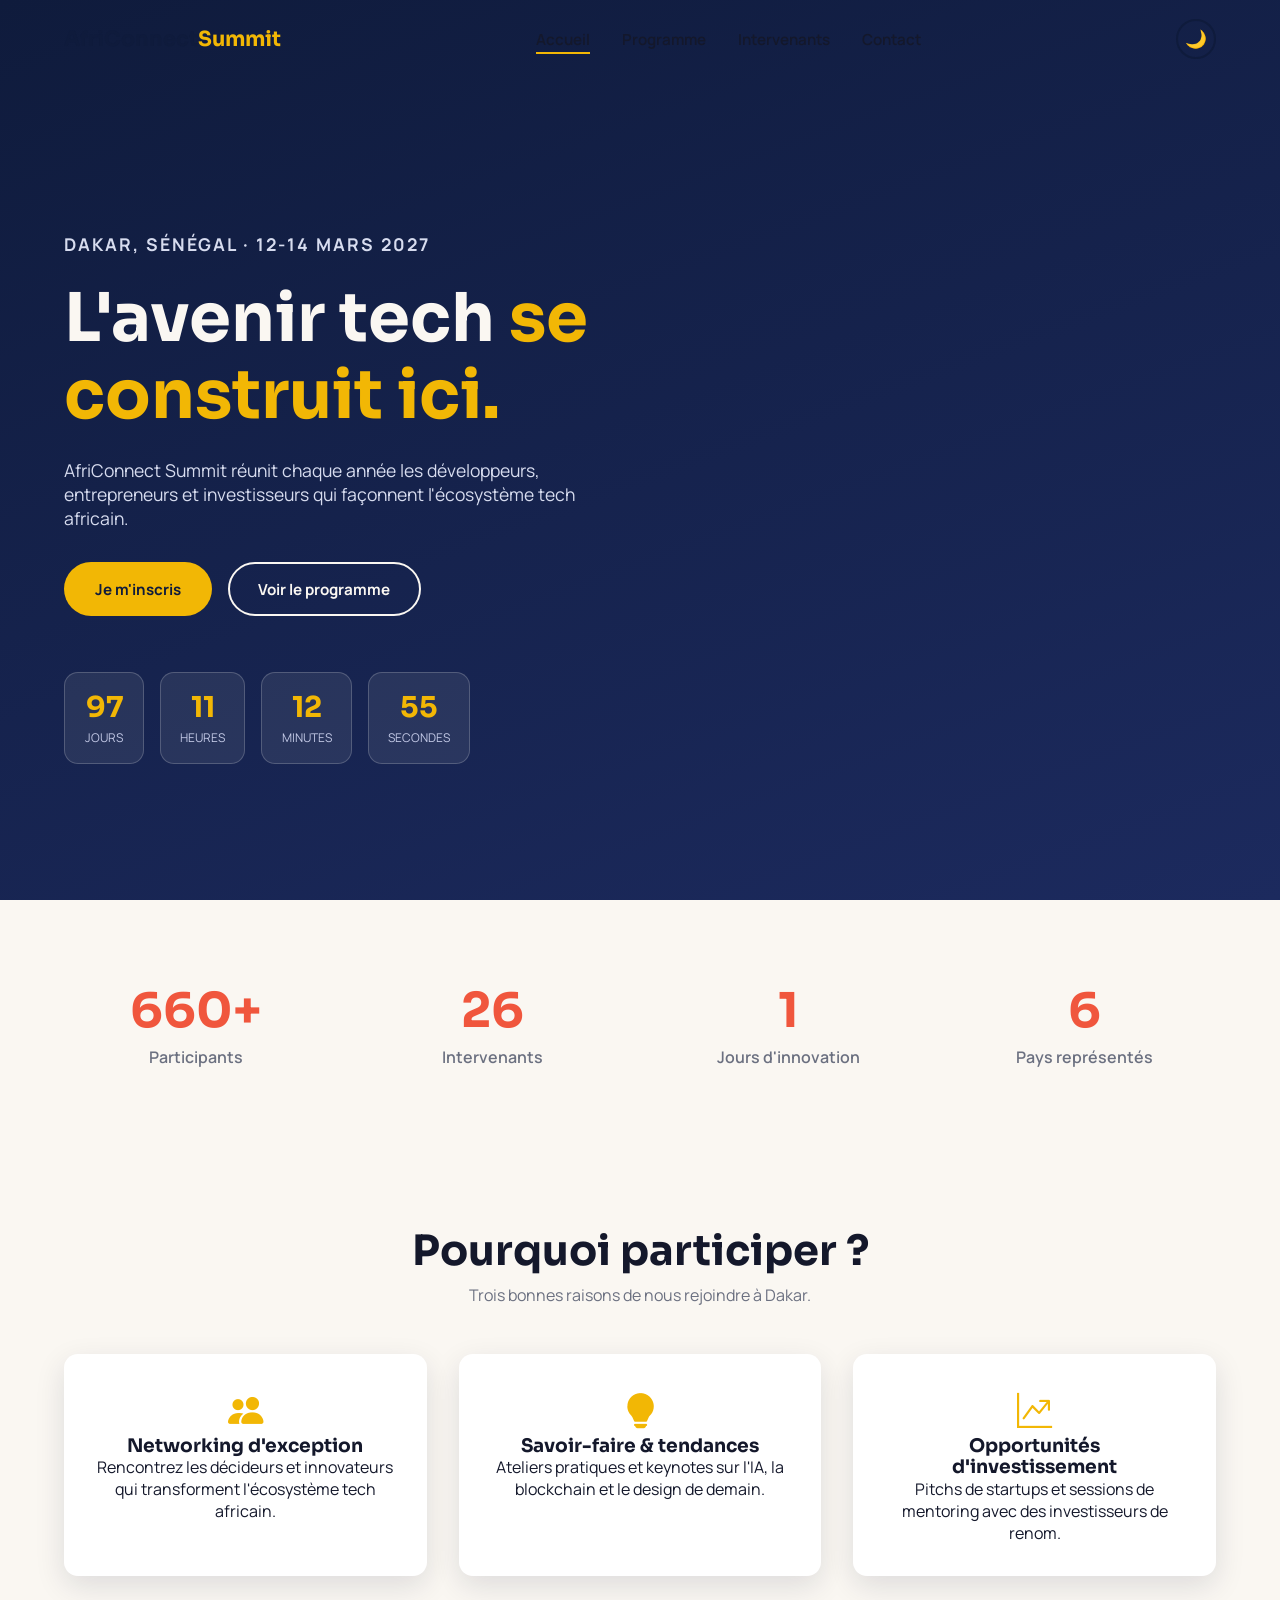
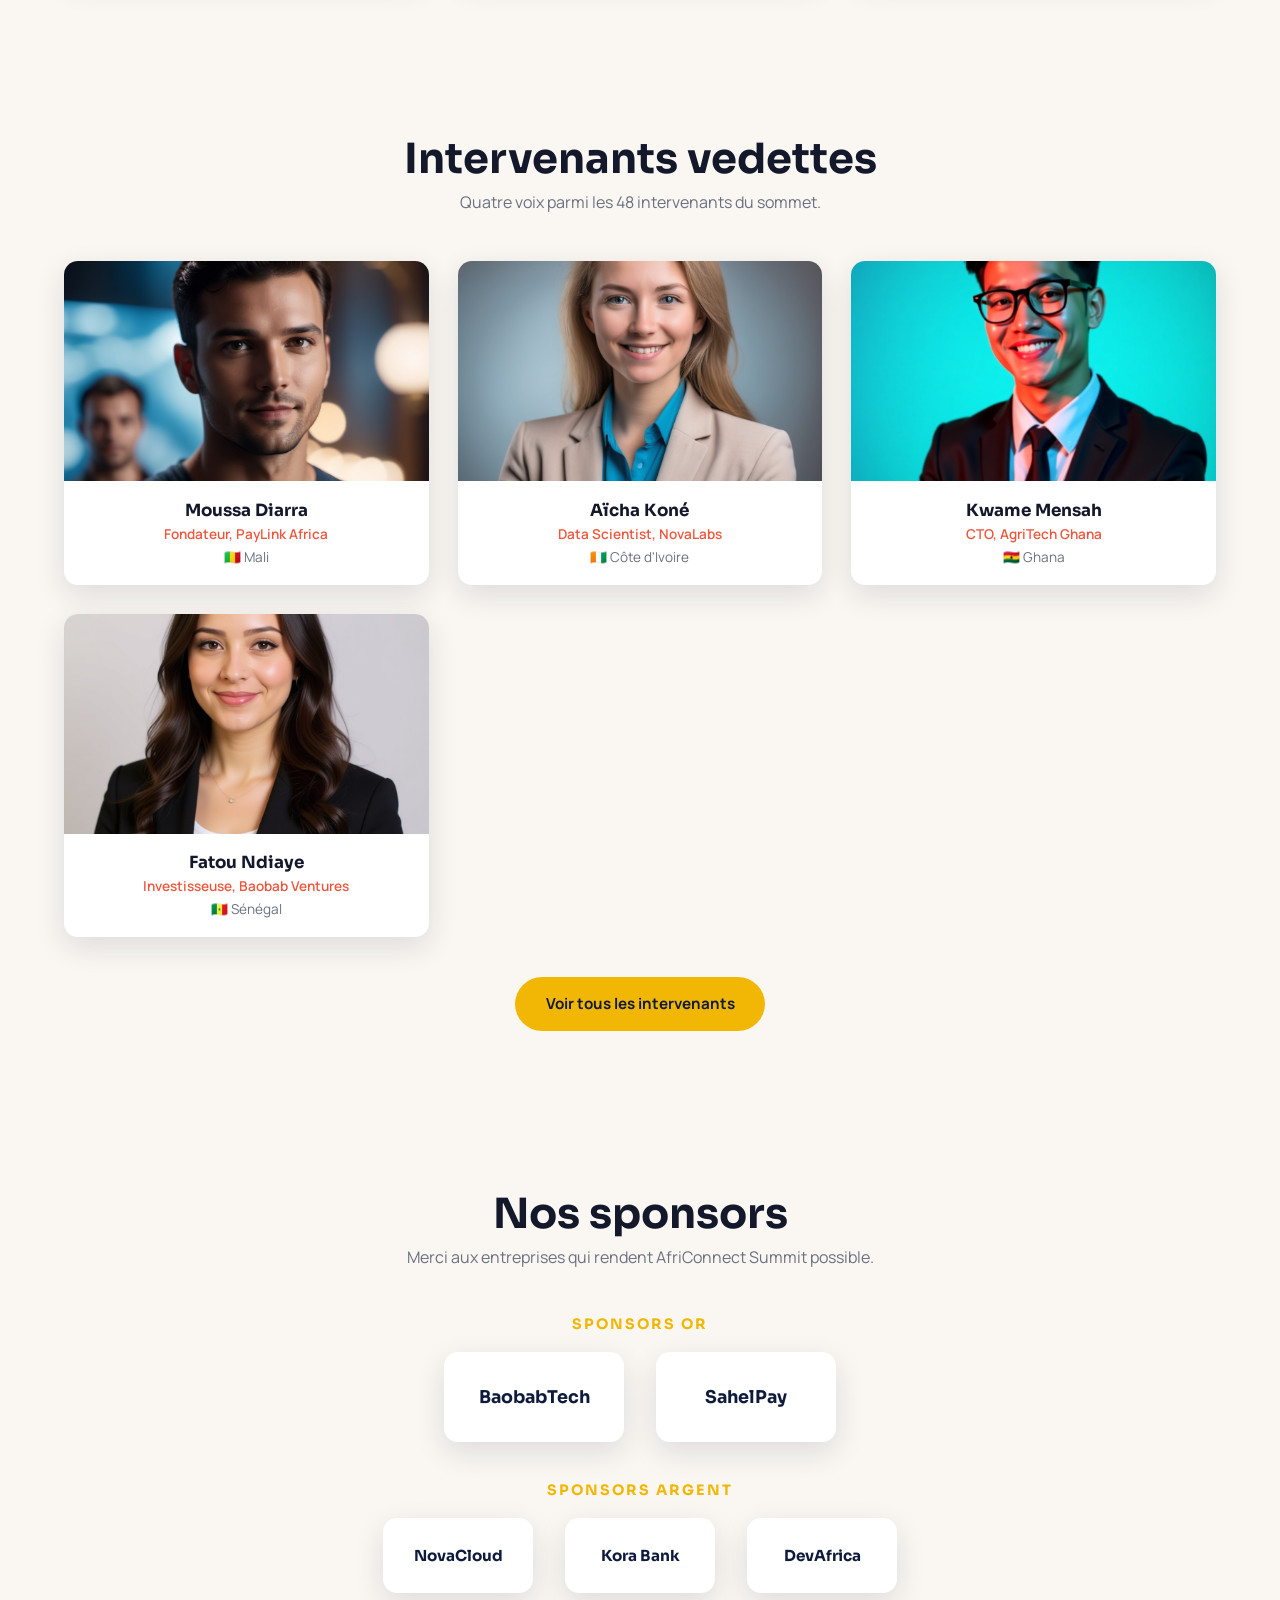
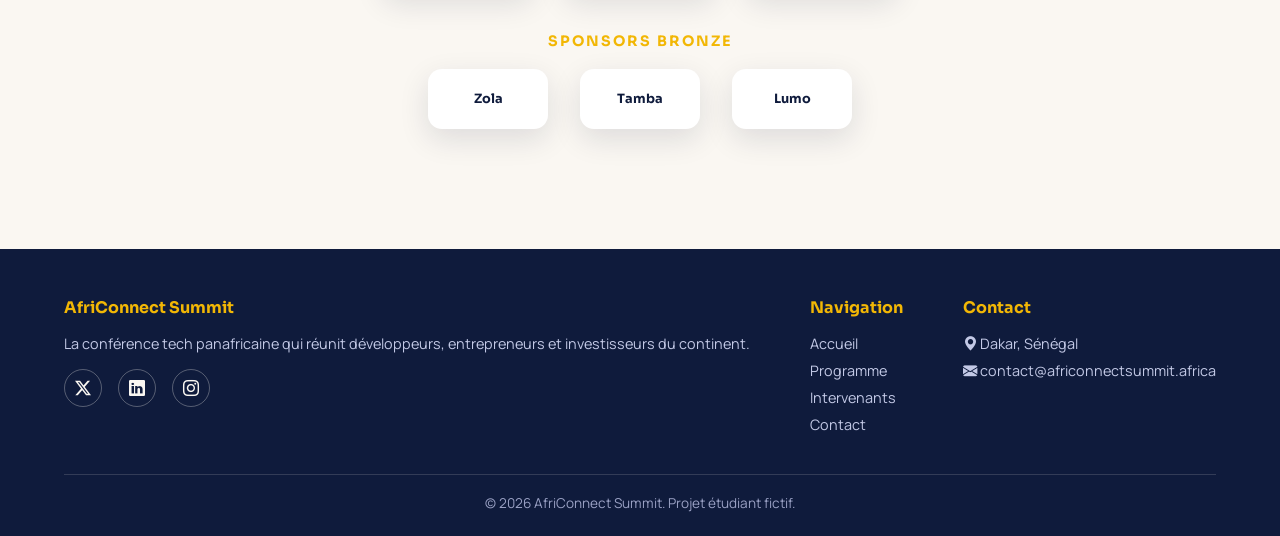
<file: index.html>
<!DOCTYPE html>
<html lang="fr">
<head>
    <meta charset="UTF-8">
    <meta name="viewport" content="width=device-width, initial-scale=1.0">
    <title>AfriConnect Summit 2026 — Accueil</title>

    <link rel="preconnect" href="https://fonts.googleapis.com">
    <link href="https://fonts.googleapis.com/css2?family=Sora:wght@600;700;800&family=Manrope:wght@400;600;800&display=swap" rel="stylesheet">
    <link rel="stylesheet" href="https://cdn.jsdelivr.net/npm/bootstrap-icons@1.11.3/font/bootstrap-icons.css">

    <link rel="stylesheet" href="css/style.css">
</head>
<body>

    <!-- ===== NAVBAR ===== -->
    <header class="navbar">
        <div class="container">
            <a href="index.html" class="logo">AfriConnect<span>Summit</span></a>

            <nav class="nav-links">
                <a href="index.html" class="actif">Accueil</a>
                <a href="Programmes.html">Programme</a>
                <a href="Intervenants.html">Intervenants</a>
                <a href="contact.html">Contact</a>
            </nav>

            <div class="nav-actions">
                <button class="btn-theme" aria-label="Changer de thème">🌙</button>
                <button class="burger" aria-label="Ouvrir le menu">
                    <span></span><span></span><span></span>
                </button>
            </div>
        </div>
    </header>

    <main>
        <!-- ===== HERO ===== -->
        <section class="hero">
            <div class="container">
                <p class="hero-eyebrow">Dakar, Sénégal · 12-14 Mars 2027</p>
                <h1>L'avenir tech <span>se construit ici.</span></h1>
                <p>AfriConnect Summit réunit chaque année les développeurs, entrepreneurs et investisseurs qui façonnent l'écosystème tech africain.</p>

                <div class="hero-boutons">
                    <a href="contact.html" class="btn btn-principal">Je m'inscris</a>
                    <a href="Programmes.html" class="btn btn-secondaire">Voir le programme</a>
                </div>

                <!-- Compte à rebours en temps réel -->
                <div class="compte-rebours">
                    <div class="bloc-temps">
                        <span class="chiffre" id="cr-jours">00</span>
                        <span class="label">Jours</span>
                    </div>
                    <div class="bloc-temps">
                        <span class="chiffre" id="cr-heures">00</span>
                        <span class="label">Heures</span>
                    </div>
                    <div class="bloc-temps">
                        <span class="chiffre" id="cr-minutes">00</span>
                        <span class="label">Minutes</span>
                    </div>
                    <div class="bloc-temps">
                        <span class="chiffre" id="cr-secondes">00</span>
                        <span class="label">Secondes</span>
                    </div>
                </div>
            </div>
        </section>

        <!-- ===== CHIFFRES CLÉS ===== -->
        <section class="section-chiffres">
            <div class="container chiffres">
                <div class="chiffre-item">
                    <span class="valeur" data-cible="1200" data-suffixe="+">0</span>
                    <p class="texte">Participants</p>
                </div>
                <div class="chiffre-item">
                    <span class="valeur" data-cible="48">0</span>
                    <p class="texte">Intervenants</p>
                </div>
                <div class="chiffre-item">
                    <span class="valeur" data-cible="3">0</span>
                    <p class="texte">Jours d'innovation</p>
                </div>
                <div class="chiffre-item">
                    <span class="valeur" data-cible="12">0</span>
                    <p class="texte">Pays représentés</p>
                </div>
            </div>
        </section>

        <!-- ===== POURQUOI PARTICIPER ===== -->
        <section class="section-pourquoi">
            <div class="container">
                <h2 class="titre-section">Pourquoi participer ?</h2>
                <p class="sous-titre-section">Trois bonnes raisons de nous rejoindre à Dakar.</p>

                <div class="pourquoi">
                    <article class="pourquoi-carte">
                        <i class="bi bi-people-fill"></i>
                        <h3>Networking d'exception</h3>
                        <p>Rencontrez les décideurs et innovateurs qui transforment l'écosystème tech africain.</p>
                    </article>
                    <article class="pourquoi-carte">
                        <i class="bi bi-lightbulb-fill"></i>
                        <h3>Savoir-faire &amp; tendances</h3>
                        <p>Ateliers pratiques et keynotes sur l'IA, la blockchain et le design de demain.</p>
                    </article>
                    <article class="pourquoi-carte">
                        <i class="bi bi-graph-up-arrow"></i>
                        <h3>Opportunités d'investissement</h3>
                        <p>Pitchs de startups et sessions de mentoring avec des investisseurs de renom.</p>
                    </article>
                </div>
            </div>
        </section>

        <!-- ===== INTERVENANTS VEDETTES ===== -->
        
        <section class="section-intervenants-accueil">
            <div class="container">
                <h2 class="titre-section">Intervenants vedettes</h2>
                <p class="sous-titre-section">Quatre voix parmi les 48 intervenants du sommet.</p>

                <div class="grille-intervenants">
                    <article class="carte-intervenant">
                        <img src="images/img1.jpg" alt="Portrait de Moussa Diarra">
                        <div class="infos">
                            <h3>Moussa Diarra</h3>
                            <p class="role">Fondateur, PayLink Africa</p>
                            <p class="pays">🇲🇱 Mali</p>
                        </div>
                    </article>
                    <article class="carte-intervenant">
                        <img src="images/img2.jpg" alt="Portrait d'Aïcha Koné">
                        <div class="infos">
                            <h3>Aïcha Koné</h3>
                            <p class="role">Data Scientist, NovaLabs</p>
                            <p class="pays">🇨🇮 Côte d'Ivoire</p>
                        </div>
                    </article>
                    <article class="carte-intervenant">
                        <img src="images/img3.jpg" alt="Portrait de Kwame Mensah">
                        <div class="infos">
                            <h3>Kwame Mensah</h3>
                            <p class="role">CTO, AgriTech Ghana</p>
                            <p class="pays">🇬🇭 Ghana</p>
                        </div>
                    </article>
                    <article class="carte-intervenant">
                        <img src="images/img4.jpg" alt="Portrait de Fatou Ndiaye">
                        <div class="infos">
                            <h3>Fatou Ndiaye</h3>
                            <p class="role">Investisseuse, Baobab Ventures</p>
                            <p class="pays">🇸🇳 Sénégal</p>
                        </div>
                    </article>
                </div>

                <div class="bouton-centre">
                    <a href="Intervenants.html" class="btn btn-principal">Voir tous les intervenants</a>
                </div>
            </div>
        </section>

        <!-- ===== SPONSORS ===== -->
        <section class="section-sponsors">
            <div class="container">
                <h2 class="titre-section">Nos sponsors</h2>
                <p class="sous-titre-section">Merci aux entreprises qui rendent AfriConnect Summit possible.</p>

                <div class="sponsors-niveau niveau-or">
                    <h3>Sponsors Or</h3>
                    <div class="sponsors-liste">
                        <div class="sponsor-badge">BaobabTech</div>
                        <div class="sponsor-badge">SahelPay</div>
                    </div>
                </div>

                <div class="sponsors-niveau niveau-argent">
                    <h3>Sponsors Argent</h3>
                    <div class="sponsors-liste">
                        <div class="sponsor-badge">NovaCloud</div>
                        <div class="sponsor-badge">Kora Bank</div>
                        <div class="sponsor-badge">DevAfrica</div>
                    </div>
                </div>

                <div class="sponsors-niveau niveau-bronze">
                    <h3>Sponsors Bronze</h3>
                    <div class="sponsors-liste">
                        <div class="sponsor-badge">Zola</div>
                        <div class="sponsor-badge">Tamba</div>
                        <div class="sponsor-badge">Lumo</div>
                    </div>
                </div>
            </div>
        </section>
    </main>

    <!-- ===== FOOTER ===== -->
    <footer>
        <div class="container">
            <div class="footer-contenu">
                <div class="footer-colonne">
                    <h4>AfriConnect Summit</h4>
                    <p>La conférence tech panafricaine qui réunit développeurs, entrepreneurs et investisseurs du continent.</p>
                    <div class="footer-reseaux">
                        <a href="#" aria-label="Twitter"><i class="bi bi-twitter-x"></i></a>
                        <a href="#" aria-label="LinkedIn"><i class="bi bi-linkedin"></i></a>
                        <a href="#" aria-label="Instagram"><i class="bi bi-instagram"></i></a>
                    </div>
                </div>
                <div class="footer-colonne">
                    <h4>Navigation</h4>
                    <ul>
                        <li><a href="index.html">Accueil</a></li>
                        <li><a href="Programmes.html">Programme</a></li>
                        <li><a href="Intervenants.html">Intervenants</a></li>
                        <li><a href="contact.html">Contact</a></li>
                    </ul>
                </div>
                <div class="footer-colonne">
                    <h4>Contact</h4>
                    <p><i class="bi bi-geo-alt-fill"></i> Dakar, Sénégal</p>
                    <p><i class="bi bi-envelope-fill"></i> contact@africonnectsummit.africa</p>
                </div>
            </div>
            <p class="footer-bas">&copy; <span id="annee-actuelle"></span> AfriConnect Summit. Projet étudiant fictif.</p>
        </div>
    </footer>

    <button class="retour-haut" aria-label="Retour en haut"><i class="bi bi-arrow-up"></i></button>

    <script src="js/main.js"></script>
</body>
</html>
</file>
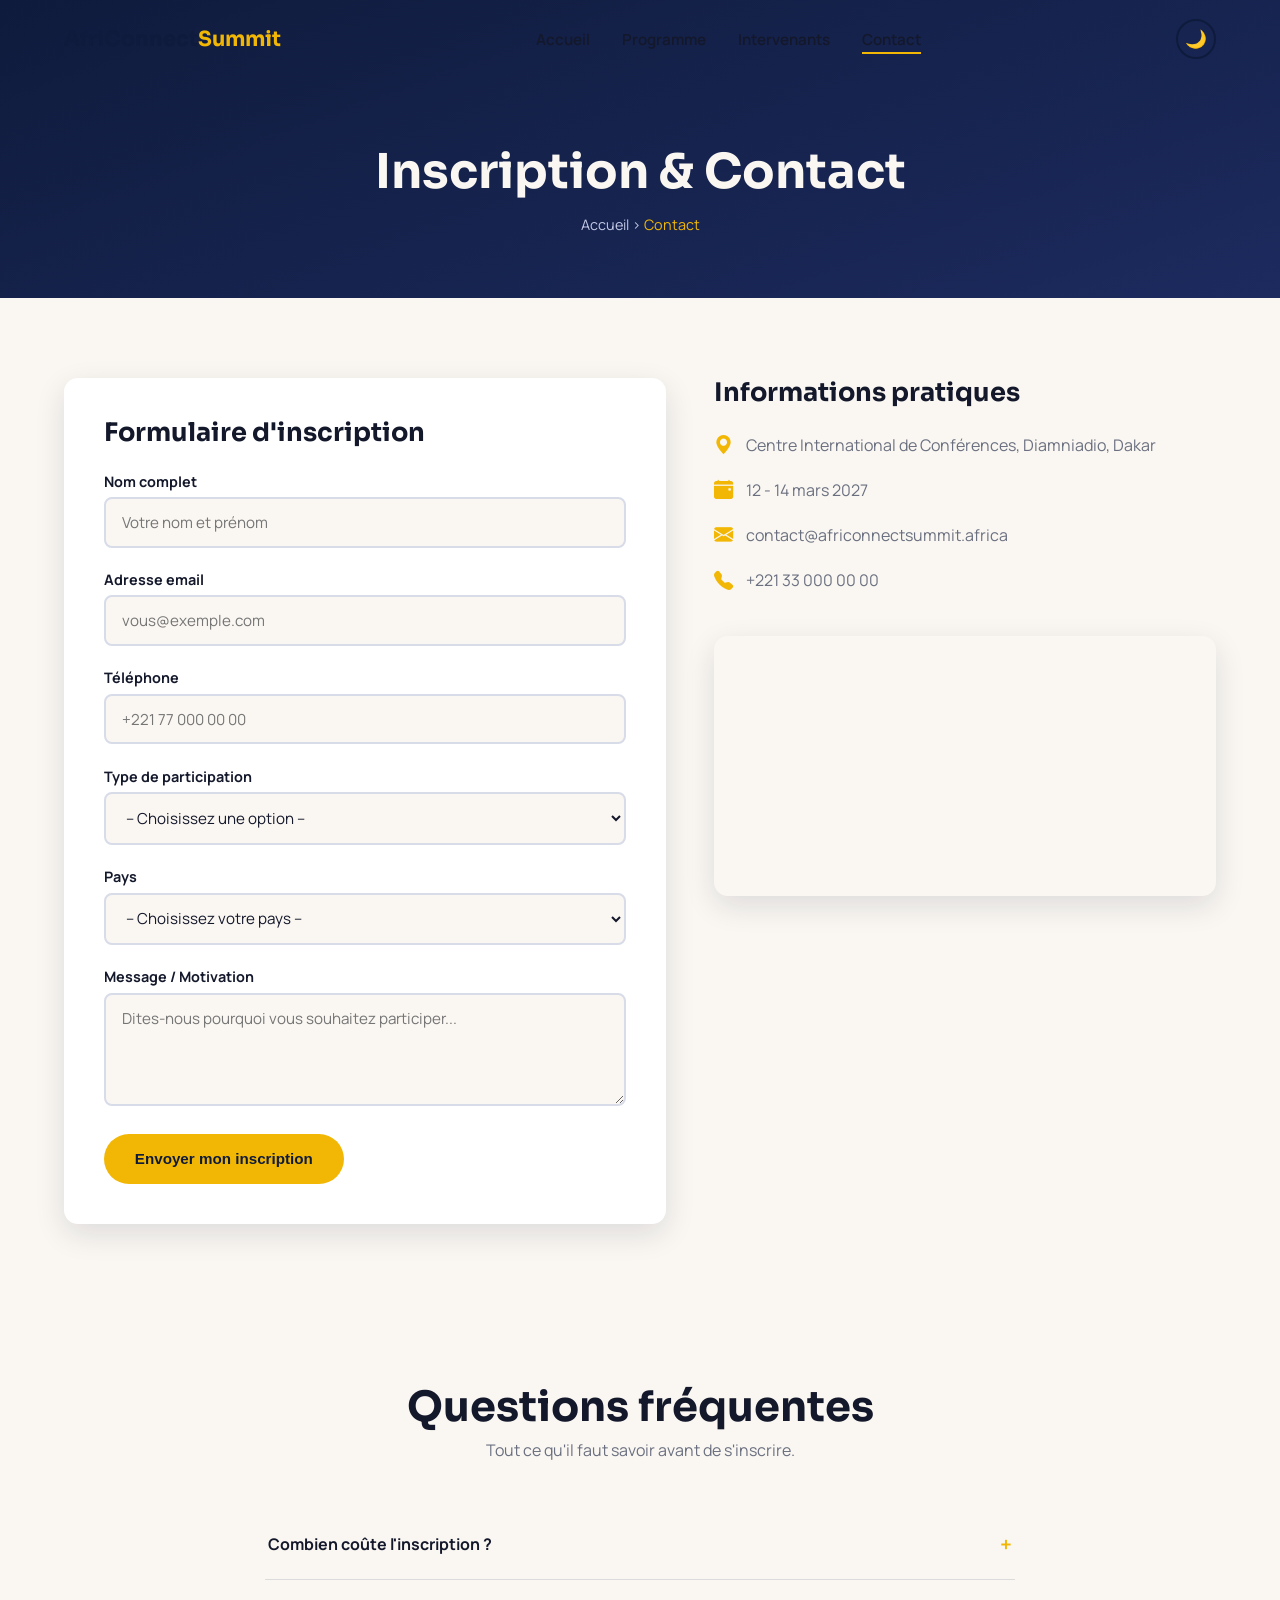
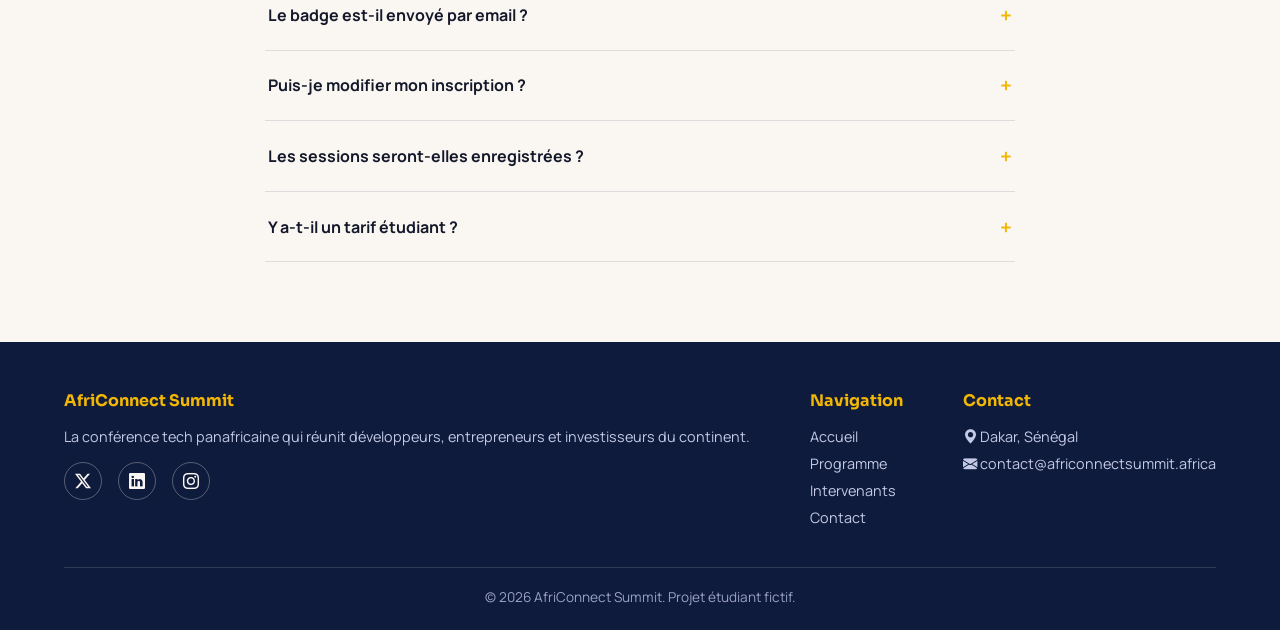
<file: contact.html>
<!DOCTYPE html>
<html lang="fr">
<head>
    <meta charset="UTF-8">
    <meta name="viewport" content="width=device-width, initial-scale=1.0">
    <title>AfriConnect Summit 2026 — Contact & Inscription</title>

    <link rel="preconnect" href="https://fonts.googleapis.com">
    <link href="https://fonts.googleapis.com/css2?family=Sora:wght@600;700;800&family=Manrope:wght@400;600;800&display=swap" rel="stylesheet">
    <link rel="stylesheet" href="https://cdn.jsdelivr.net/npm/bootstrap-icons@1.11.3/font/bootstrap-icons.css">

    <link rel="stylesheet" href="css/style.css">
</head>
<body>

    <!-- ===== NAVBAR ===== -->
    <header class="navbar">
        <div class="container">
            <a href="index.html" class="logo">AfriConnect<span>Summit</span></a>

            <nav class="nav-links">
                <a href="index.html">Accueil</a>
                <a href="Programmes.html">Programme</a>
                <a href="Intervenants.html">Intervenants</a>
                <a href="contact.html" class="actif">Contact</a>
            </nav>

            <div class="nav-actions">
                <button class="btn-theme" aria-label="Changer de thème">🌙</button>
                <button class="burger" aria-label="Ouvrir le menu">
                    <span></span><span></span><span></span>
                </button>
            </div>
        </div>
    </header>

    <main>
        <!-- ===== HERO INTERNE ===== -->
        <section class="hero-interne">
            <div class="container">
                <h1>Inscription & Contact</h1>
                <p class="fil-ariane"><a href="index.html">Accueil</a> &gt; <span>Contact</span></p>
            </div>
        </section>

        <!-- ===== FORMULAIRE + INFOS ===== -->
        <section class="section-contact">
            <div class="container">
                <div class="contact-zone">

                    <!-- Formulaire à gauche -->
                    <div class="contact-form">
                        <h2 class="titre-section-gauche">Formulaire d'inscription</h2>

                        <div class="message-succes">
                            <i class="bi bi-check-circle-fill"></i> Votre inscription a bien été envoyée. À bientôt !
                        </div>

                        <form id="formulaire-inscription" novalidate>
                            <div class="champ">
                                <label for="nom">Nom complet</label>
                                <input type="text" id="nom" name="nom" placeholder="Votre nom et prénom">
                                <p class="message-erreur">Merci d'indiquer votre nom complet (3 caractères minimum).</p>
                            </div>

                            <div class="champ">
                                <label for="email">Adresse email</label>
                                <input type="email" id="email" name="email" placeholder="vous@exemple.com">
                                <p class="message-erreur">Merci d'indiquer une adresse email valide.</p>
                            </div>

                            <div class="champ">
                                <label for="telephone">Téléphone</label>
                                <input type="tel" id="telephone" name="telephone" placeholder="+221 77 000 00 00">
                                <p class="message-erreur">Le numéro doit contenir au moins 8 chiffres.</p>
                            </div>

                            <div class="champ">
                                <label for="participation">Type de participation</label>
                                <select id="participation" name="participation">
                                    <option value="">-- Choisissez une option --</option>
                                    <option value="visiteur">Visiteur</option>
                                    <option value="intervenant">Intervenant</option>
                                    <option value="sponsor">Sponsor</option>
                                    <option value="presse">Presse</option>
                                </select>
                                <p class="message-erreur">Merci de sélectionner un type de participation.</p>
                            </div>

                            <div class="champ">
                                <label for="pays">Pays</label>
                                <select id="pays" name="pays">
                                    <option value="">-- Choisissez votre pays --</option>
                                    <option value="senegal">Sénégal</option>
                                    <option value="mali">Mali</option>
                                    <option value="cote-ivoire">Côte d'Ivoire</option>
                                    <option value="ghana">Ghana</option>
                                    <option value="nigeria">Nigeria</option>
                                    <option value="maroc">Maroc</option>
                                    <option value="kenya">Kenya</option>
                                    <option value="cameroun">Cameroun</option>
                                    <option value="burkina-faso">Burkina Faso</option>
                                    <option value="togo">Togo</option>
                                    <option value="benin">Bénin</option>
                                </select>
                                <p class="message-erreur">Merci de sélectionner votre pays.</p>
                            </div>

                            <div class="champ">
                                <label for="message">Message / Motivation</label>
                                <textarea id="message" name="message" rows="4" placeholder="Dites-nous pourquoi vous souhaitez participer..."></textarea>
                                <p class="message-erreur">Votre message doit contenir au moins 20 caractères.</p>
                            </div>

                            <button type="submit" class="btn btn-principal">Envoyer mon inscription</button>
                        </form>
                    </div>

                    <!-- Informations à droite -->
                    <div class="contact-infos">
                        <h2 class="titre-section-gauche">Informations pratiques</h2>
                        <ul>
                            <li><i class="bi bi-geo-alt-fill"></i> Centre International de Conférences, Diamniadio, Dakar</li>
                            <li><i class="bi bi-calendar-event-fill"></i> 12 - 14 mars 2027</li>
                            <li><i class="bi bi-envelope-fill"></i> contact@africonnectsummit.africa</li>
                            <li><i class="bi bi-telephone-fill"></i> +221 33 000 00 00</li>
                        </ul>

                        <iframe
                            src="https://www.google.com/maps?q=Diamniadio%20Dakar%20Senegal&output=embed"
                            title="Localisation d'AfriConnect Summit"
                            loading="lazy"></iframe>
                    </div>

                </div>
            </div>
        </section>

        <!-- ===== FAQ EN ACCORDÉON CSS PUR ===== -->
        <section class="section-faq">
            <div class="container">
                <h2 class="titre-section">Questions fréquentes</h2>
                <p class="sous-titre-section">Tout ce qu'il faut savoir avant de s'inscrire.</p>

                <div class="faq">
                    <div class="faq-item">
                        <input type="checkbox" id="faq1">
                        <label class="faq-question" for="faq1">Combien coûte l'inscription ?</label>
                        <p class="faq-reponse">L'inscription visiteur est gratuite. Les places intervenants et sponsors sont soumises à validation par l'équipe organisatrice.</p>
                    </div>

                    <div class="faq-item">
                        <input type="checkbox" id="faq2">
                        <label class="faq-question" for="faq2">Le badge est-il envoyé par email ?</label>
                        <p class="faq-reponse">Oui, votre badge numérique vous est envoyé par email dans les 48h suivant la validation de votre inscription.</p>
                    </div>

                    <div class="faq-item">
                        <input type="checkbox" id="faq3">
                        <label class="faq-question" for="faq3">Puis-je modifier mon inscription ?</label>
                        <p class="faq-reponse">Oui, il suffit de nous contacter par email en précisant votre nom complet et les informations à corriger.</p>
                    </div>

                    <div class="faq-item">
                        <input type="checkbox" id="faq4">
                        <label class="faq-question" for="faq4">Les sessions seront-elles enregistrées ?</label>
                        <p class="faq-reponse">La majorité des sessions en salle A seront filmées et rendues disponibles après l'événement.</p>
                    </div>

                    <div class="faq-item">
                        <input type="checkbox" id="faq5">
                        <label class="faq-question" for="faq5">Y a-t-il un tarif étudiant ?</label>
                        <p class="faq-reponse">Oui, un tarif réduit est proposé aux étudiants sur présentation d'une carte étudiante valide sur place.</p>
                    </div>
                </div>
            </div>
        </section>
    </main>

    <!-- ===== FOOTER ===== -->
    <footer>
        <div class="container">
            <div class="footer-contenu">
                <div class="footer-colonne">
                    <h4>AfriConnect Summit</h4>
                    <p>La conférence tech panafricaine qui réunit développeurs, entrepreneurs et investisseurs du continent.</p>
                    <div class="footer-reseaux">
                        <a href="#" aria-label="Twitter"><i class="bi bi-twitter-x"></i></a>
                        <a href="#" aria-label="LinkedIn"><i class="bi bi-linkedin"></i></a>
                        <a href="#" aria-label="Instagram"><i class="bi bi-instagram"></i></a>
                    </div>
                </div>
                <div class="footer-colonne">
                    <h4>Navigation</h4>
                    <ul>
                        <li><a href="index.html">Accueil</a></li>
                        <li><a href="Programmes.html">Programme</a></li>
                        <li><a href="Intervenants.html">Intervenants</a></li>
                        <li><a href="contact.html">Contact</a></li>
                    </ul>
                </div>
                <div class="footer-colonne">
                    <h4>Contact</h4>
                    <p><i class="bi bi-geo-alt-fill"></i> Dakar, Sénégal</p>
                    <p><i class="bi bi-envelope-fill"></i> contact@africonnectsummit.africa</p>
                </div>
            </div>
            <p class="footer-bas">&copy; <span id="annee-actuelle"></span> AfriConnect Summit. Projet étudiant fictif.</p>
        </div>
    </footer>

    <button class="retour-haut" aria-label="Retour en haut"><i class="bi bi-arrow-up"></i></button>

    <script src="js/main.js"></script>
</body>
</html>
</file>
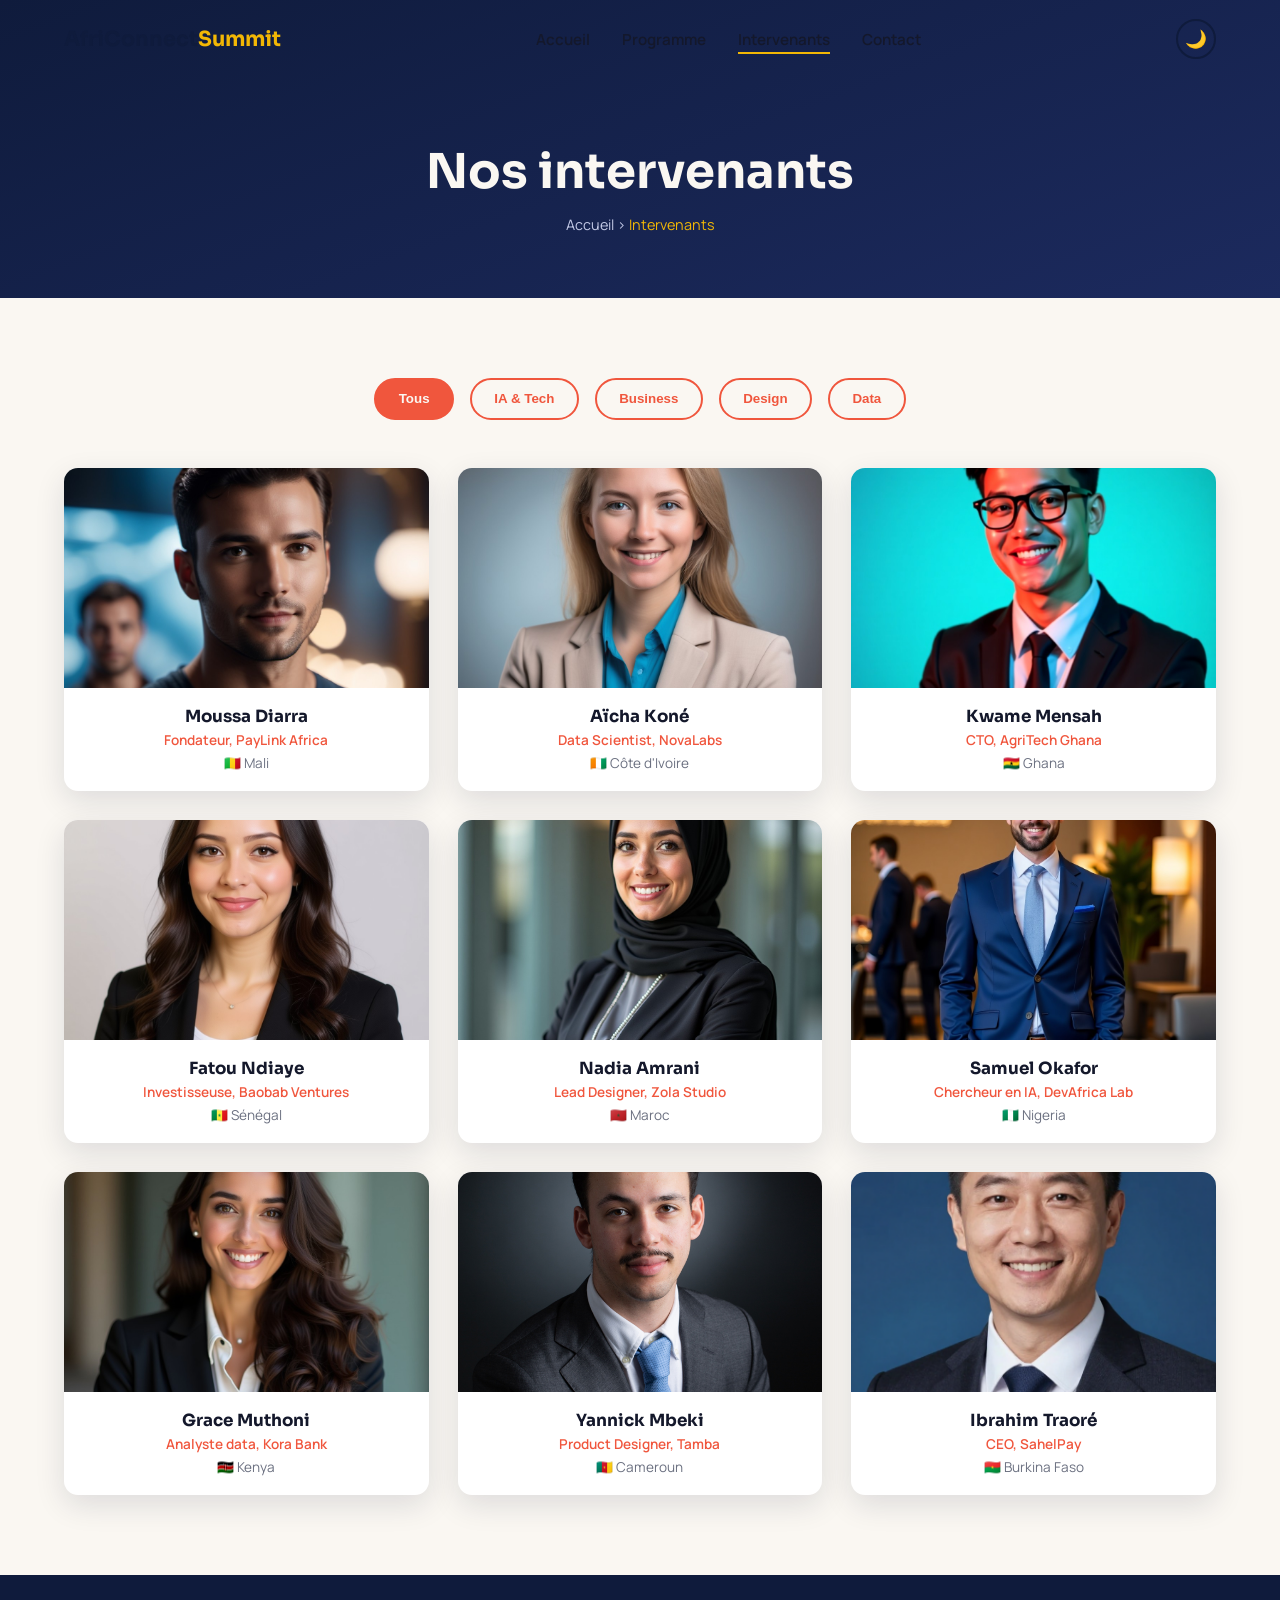
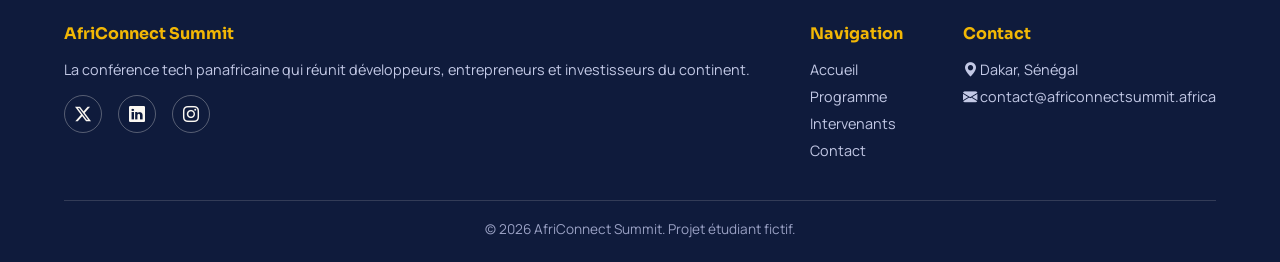
<file: Intervenants.html>
<!DOCTYPE html>
<html lang="fr">
<head>
    <meta charset="UTF-8">
    <meta name="viewport" content="width=device-width, initial-scale=1.0">
    <title>AfriConnect Summit 2026 — Intervenants</title>

    <link rel="preconnect" href="https://fonts.googleapis.com">
    <link href="https://fonts.googleapis.com/css2?family=Sora:wght@600;700;800&family=Manrope:wght@400;600;800&display=swap" rel="stylesheet">
    <link rel="stylesheet" href="https://cdn.jsdelivr.net/npm/bootstrap-icons@1.11.3/font/bootstrap-icons.css">

    <link rel="stylesheet" href="css/style.css">
</head>
<body>

    <!-- ===== NAVBAR ===== -->
    <header class="navbar">
        <div class="container">
            <a href="index.html" class="logo">AfriConnect<span>Summit</span></a>

            <nav class="nav-links">
                <a href="index.html">Accueil</a>
                <a href="Programmes.html">Programme</a>
                <a href="Intervenants.html" class="actif">Intervenants</a>
                <a href="contact.html">Contact</a>
            </nav>

            <div class="nav-actions">
                <button class="btn-theme" aria-label="Changer de thème">🌙</button>
                <button class="burger" aria-label="Ouvrir le menu">
                    <span></span><span></span><span></span>
                </button>
            </div>
        </div>
    </header>

    <main>
        <!-- ===== HERO INTERNE ===== -->
        <section class="hero-interne">
            <div class="container">
                <h1>Nos intervenants</h1>
                <p class="fil-ariane"><a href="index.html">Accueil</a> &gt; <span>Intervenants</span></p>
            </div>
        </section>

        <!-- ===== FILTRAGE + GRILLE ===== -->
        <section class="section-intervenants">
            <div class="container">
                <div class="filtres">
                    <button class="filtre-btn actif" data-filtre="tous">Tous</button>
                    <button class="filtre-btn" data-filtre="ia">IA & Tech</button>
                    <button class="filtre-btn" data-filtre="business">Business</button>
                    <button class="filtre-btn" data-filtre="design">Design</button>
                    <button class="filtre-btn" data-filtre="data">Data</button>
                </div>

                <div class="grille-intervenants">
                    
                    <article class="carte-intervenant" data-categorie="business">
                        <img src="images/img1.jpg" alt="Portrait de Moussa Diarra">
                        <div class="infos">
                            <h3>Moussa Diarra</h3>
                            <p class="role">Fondateur, PayLink Africa</p>
                            <p class="pays">🇲🇱 Mali</p>
                        </div>
                    </article>

                    <article class="carte-intervenant" data-categorie="data">
                        <img src="images/img2.jpg" alt="Portrait d'Aïcha Koné">
                        <div class="infos">
                            <h3>Aïcha Koné</h3>
                            <p class="role">Data Scientist, NovaLabs</p>
                            <p class="pays">🇨🇮 Côte d'Ivoire</p>
                        </div>
                    </article>

                    <article class="carte-intervenant" data-categorie="ia">
                        <img src="images/img3.jpg" alt="Portrait de Kwame Mensah">
                        <div class="infos">
                            <h3>Kwame Mensah</h3>
                            <p class="role">CTO, AgriTech Ghana</p>
                            <p class="pays">🇬🇭 Ghana</p>
                        </div>
                    </article>

                    <article class="carte-intervenant" data-categorie="business">
                        <img src="images/img4.jpg" alt="Portrait de Fatou Ndiaye">
                        <div class="infos">
                            <h3>Fatou Ndiaye</h3>
                            <p class="role">Investisseuse, Baobab Ventures</p>
                            <p class="pays">🇸🇳 Sénégal</p>
                        </div>
                    </article>

                    
                    <article class="carte-intervenant" data-categorie="design">
                        <img src="images/img5.jpg" alt="Portrait de Nadia Amrani">
                        <div class="infos">
                            <h3>Nadia Amrani</h3>
                            <p class="role">Lead Designer, Zola Studio</p>
                            <p class="pays">🇲🇦 Maroc</p>
                        </div>
                    </article>

                    <article class="carte-intervenant" data-categorie="ia">
                        <img src="images/img6.jpg" alt="Portrait de Samuel Okafor">
                        <div class="infos">
                            <h3>Samuel Okafor</h3>
                            <p class="role">Chercheur en IA, DevAfrica Lab</p>
                            <p class="pays">🇳🇬 Nigeria</p>
                        </div>
                    </article>

                    <article class="carte-intervenant" data-categorie="data">
                        <img src="images/img7.png" alt="Portrait de Grace Muthoni">
                        <div class="infos">
                            <h3>Grace Muthoni</h3>
                            <p class="role">Analyste data, Kora Bank</p>
                            <p class="pays">🇰🇪 Kenya</p>
                        </div>
                    </article>

                    <article class="carte-intervenant" data-categorie="design">
                        <img src="images/img8.jpg" alt="Portrait de Yannick Mbeki">
                        <div class="infos">
                            <h3>Yannick Mbeki</h3>
                            <p class="role">Product Designer, Tamba</p>
                            <p class="pays">🇨🇲 Cameroun</p>
                        </div>
                    </article>

                    <article class="carte-intervenant" data-categorie="business">
                        <img src="images/img9.png" alt="Portrait d'Ibrahim Traoré">
                        <div class="infos">
                            <h3>Ibrahim Traoré</h3>
                            <p class="role">CEO, SahelPay</p>
                            <p class="pays">🇧🇫 Burkina Faso</p>
                        </div>
                    </article>
                </div>
            </div>
        </section>
    </main>

    <!-- ===== FOOTER ===== -->
    <footer>
        <div class="container">
            <div class="footer-contenu">
                <div class="footer-colonne">
                    <h4>AfriConnect Summit</h4>
                    <p>La conférence tech panafricaine qui réunit développeurs, entrepreneurs et investisseurs du continent.</p>
                    <div class="footer-reseaux">
                        <a href="#" aria-label="Twitter"><i class="bi bi-twitter-x"></i></a>
                        <a href="#" aria-label="LinkedIn"><i class="bi bi-linkedin"></i></a>
                        <a href="#" aria-label="Instagram"><i class="bi bi-instagram"></i></a>
                    </div>
                </div>
                <div class="footer-colonne">
                    <h4>Navigation</h4>
                    <ul>
                        <li><a href="index.html">Accueil</a></li>
                        <li><a href="Programmes.html">Programme</a></li>
                        <li><a href="Intervenants.html">Intervenants</a></li>
                        <li><a href="contact.html">Contact</a></li>
                    </ul>
                </div>
                <div class="footer-colonne">
                    <h4>Contact</h4>
                    <p><i class="bi bi-geo-alt-fill"></i> Dakar, Sénégal</p>
                    <p><i class="bi bi-envelope-fill"></i> contact@africonnectsummit.africa</p>
                </div>
            </div>
            <p class="footer-bas">&copy; <span id="annee-actuelle"></span> AfriConnect Summit. Projet étudiant fictif.</p>
        </div>
    </footer>

    <button class="retour-haut" aria-label="Retour en haut"><i class="bi bi-arrow-up"></i></button>

    <script src="js/main.js"></script>
</body>
</html>
</file>
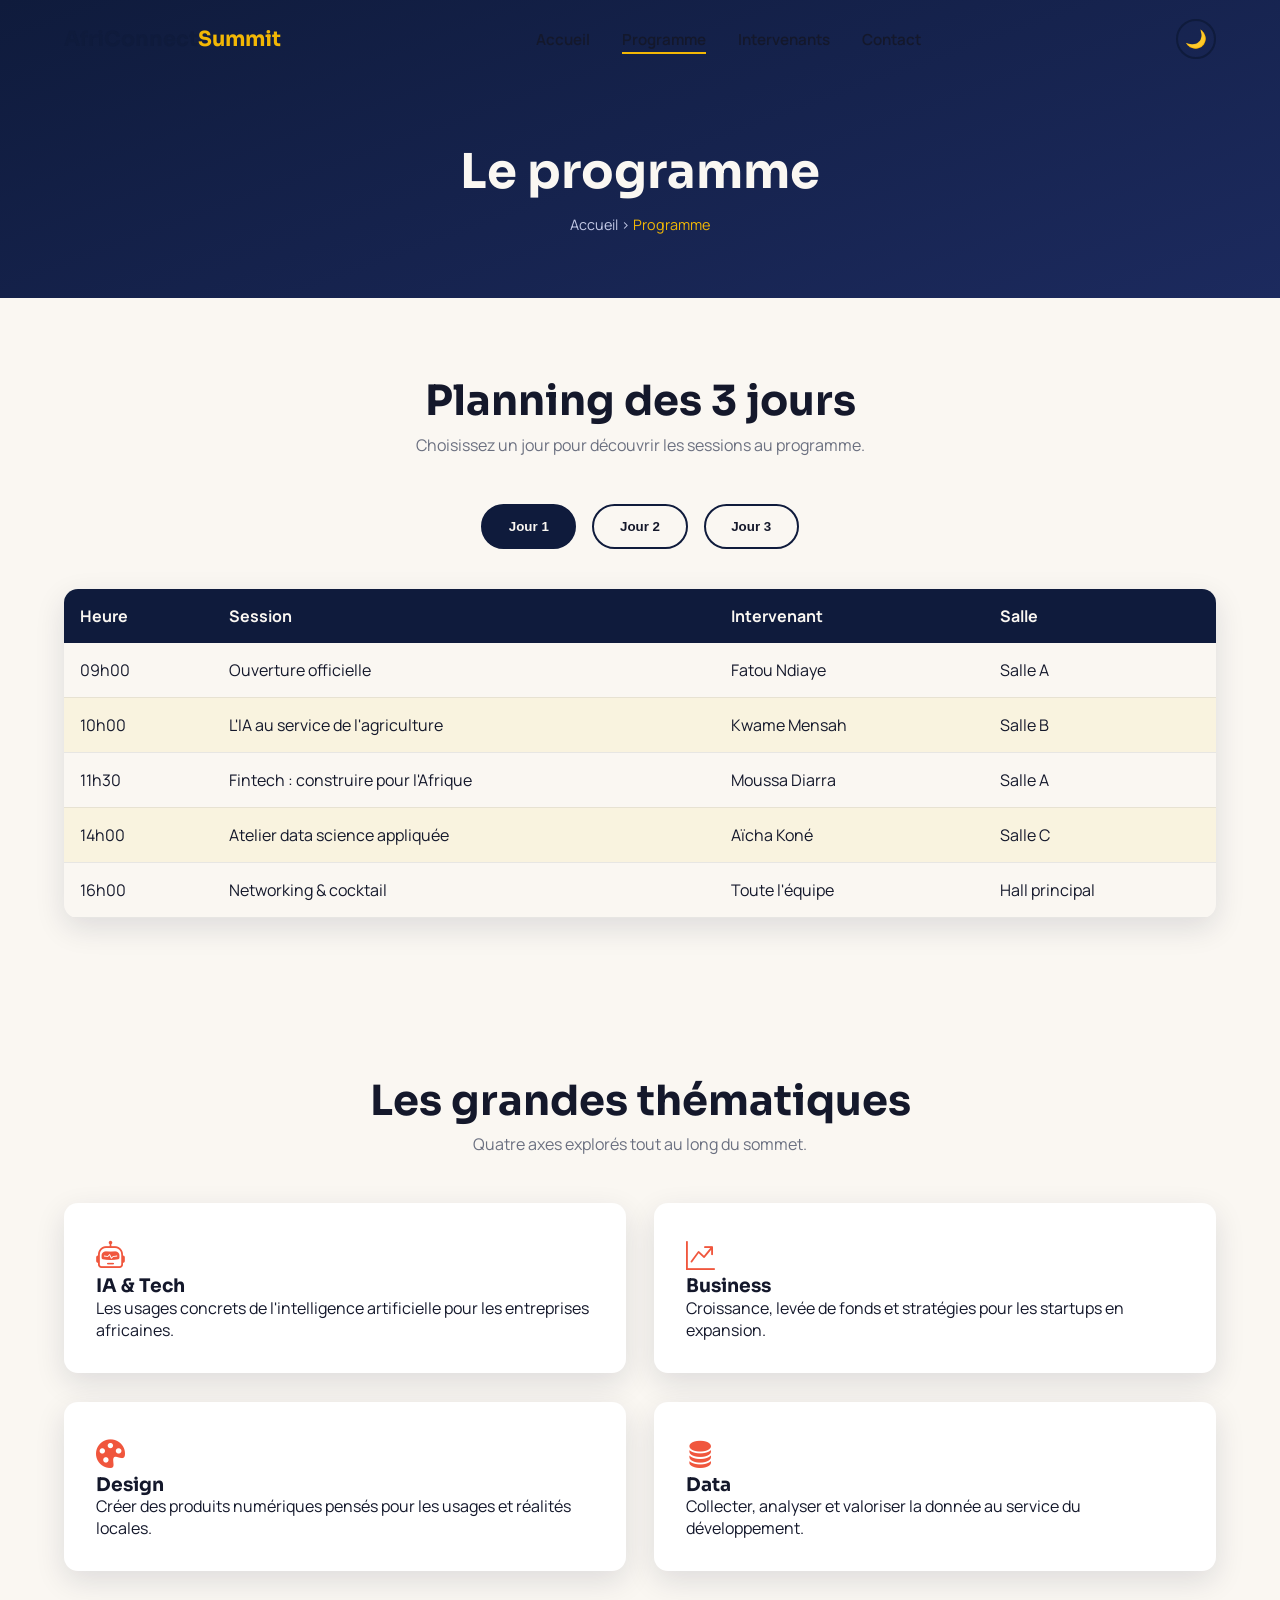
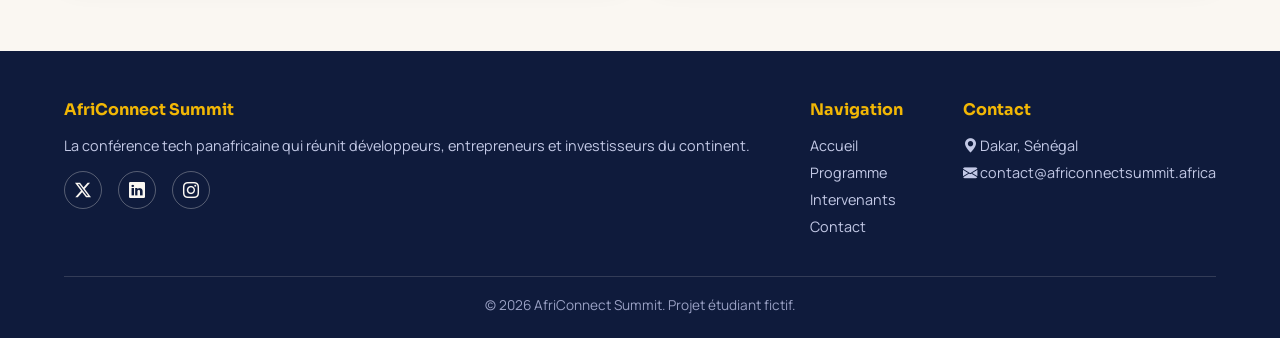
<file: Programmes.html>
<!DOCTYPE html>
<html lang="fr">
<head>
    <meta charset="UTF-8">
    <meta name="viewport" content="width=device-width, initial-scale=1.0">
    <title>AfriConnect Summit 2026 — Programme</title>

    <link rel="preconnect" href="https://fonts.googleapis.com">
    <link href="https://fonts.googleapis.com/css2?family=Sora:wght@600;700;800&family=Manrope:wght@400;600;800&display=swap" rel="stylesheet">
    <link rel="stylesheet" href="https://cdn.jsdelivr.net/npm/bootstrap-icons@1.11.3/font/bootstrap-icons.css">

    <link rel="stylesheet" href="css/style.css">
</head>
<body>

    <!-- ===== NAVBAR ===== -->
    <header class="navbar">
        <div class="container">
            <a href="index.html" class="logo">AfriConnect<span>Summit</span></a>

            <nav class="nav-links">
                <a href="index.html">Accueil</a>
                <a href="Programmes.html" class="actif">Programme</a>
                <a href="Intervenants.html">Intervenants</a>
                <a href="contact.html">Contact</a>
            </nav>

            <div class="nav-actions">
                <button class="btn-theme" aria-label="Changer de thème">🌙</button>
                <button class="burger" aria-label="Ouvrir le menu">
                    <span></span><span></span><span></span>
                </button>
            </div>
        </div>
    </header>

    <main>
        <!-- ===== HERO INTERNE ===== -->
        <section class="hero-interne">
            <div class="container">
                <h1>Le programme</h1>
                <p class="fil-ariane"><a href="index.html">Accueil</a> &gt; <span>Programme</span></p>
            </div>
        </section>

        <!-- ===== ONGLETS 3 JOURS ===== -->
        <section class="section-programme">
            <div class="container">
                <h2 class="titre-section">Planning des 3 jours</h2>
                <p class="sous-titre-section">Choisissez un jour pour découvrir les sessions au programme.</p>

                <div class="onglets-jours">
                    <button class="onglet actif" data-jour="1">Jour 1</button>
                    <button class="onglet" data-jour="2">Jour 2</button>
                    <button class="onglet" data-jour="3">Jour 3</button>
                </div>

                <!-- JOUR 1 -->
                <div class="contenu-jour actif" data-jour="1">
                    <table class="planning">
                        <thead>
                            <tr>
                                <th>Heure</th>
                                <th>Session</th>
                                <th>Intervenant</th>
                                <th>Salle</th>
                            </tr>
                        </thead>
                        <tbody>
                            <tr>
                                <td>09h00</td>
                                <td>Ouverture officielle</td>
                                <td>Fatou Ndiaye</td>
                                <td>Salle A</td>
                            </tr>
                            <tr>
                                <td>10h00</td>
                                <td>L'IA au service de l'agriculture</td>
                                <td>Kwame Mensah</td>
                                <td>Salle B</td>
                            </tr>
                            <tr>
                                <td>11h30</td>
                                <td>Fintech : construire pour l'Afrique</td>
                                <td>Moussa Diarra</td>
                                <td>Salle A</td>
                            </tr>
                            <tr>
                                <td>14h00</td>
                                <td>Atelier data science appliquée</td>
                                <td>Aïcha Koné</td>
                                <td>Salle C</td>
                            </tr>
                            <tr>
                                <td>16h00</td>
                                <td>Networking & cocktail</td>
                                <td>Toute l'équipe</td>
                                <td>Hall principal</td>
                            </tr>
                        </tbody>
                    </table>
                </div>

                <!-- JOUR 2 -->
                <div class="contenu-jour" data-jour="2">
                    <table class="planning">
                        <thead>
                            <tr>
                                <th>Heure</th>
                                <th>Session</th>
                                <th>Intervenant</th>
                                <th>Salle</th>
                            </tr>
                        </thead>
                        <tbody>
                            <tr>
                                <td>09h30</td>
                                <td>Lever des fonds en Afrique de l'Ouest</td>
                                <td>Fatou Ndiaye</td>
                                <td>Salle A</td>
                            </tr>
                            <tr>
                                <td>10h30</td>
                                <td>Cybersécurité pour les startups</td>
                                <td>Kwame Mensah</td>
                                <td>Salle B</td>
                            </tr>
                            <tr>
                                <td>12h00</td>
                                <td>Étude de cas : PayLink Africa</td>
                                <td>Moussa Diarra</td>
                                <td>Salle A</td>
                            </tr>
                            <tr>
                                <td>14h30</td>
                                <td>Atelier UX/UI pour marchés émergents</td>
                                <td>Aïcha Koné</td>
                                <td>Salle C</td>
                            </tr>
                            <tr>
                                <td>17h00</td>
                                <td>Table ronde investisseurs</td>
                                <td>Panel d'experts</td>
                                <td>Salle A</td>
                            </tr>
                        </tbody>
                    </table>
                </div>

                <!-- JOUR 3 -->
                <div class="contenu-jour" data-jour="3">
                    <table class="planning">
                        <thead>
                            <tr>
                                <th>Heure</th>
                                <th>Session</th>
                                <th>Intervenant</th>
                                <th>Salle</th>
                            </tr>
                        </thead>
                        <tbody>
                            <tr>
                                <td>09h00</td>
                                <td>Construire une équipe tech à distance</td>
                                <td>Aïcha Koné</td>
                                <td>Salle B</td>
                            </tr>
                            <tr>
                                <td>10h30</td>
                                <td>De l'idée au produit en 90 jours</td>
                                <td>Moussa Diarra</td>
                                <td>Salle A</td>
                            </tr>
                            <tr>
                                <td>12h00</td>
                                <td>IA générative et créativité africaine</td>
                                <td>Kwame Mensah</td>
                                <td>Salle C</td>
                            </tr>
                            <tr>
                                <td>14h00</td>
                                <td>Pitchs des startups finalistes</td>
                                <td>Panel d'experts</td>
                                <td>Salle A</td>
                            </tr>
                            <tr>
                                <td>16h30</td>
                                <td>Cérémonie de clôture</td>
                                <td>Fatou Ndiaye</td>
                                <td>Salle A</td>
                            </tr>
                        </tbody>
                    </table>
                </div>
            </div>
        </section>

        <!-- ===== SECTION THÉMATIQUES ===== -->
        <section class="section-thematiques">
            <div class="container">
                <h2 class="titre-section">Les grandes thématiques</h2>
                <p class="sous-titre-section">Quatre axes explorés tout au long du sommet.</p>

                <div class="grille-thematiques">
                    <article class="carte-thematique">
                        <i class="bi bi-robot"></i>
                        <h3>IA & Tech</h3>
                        <p>Les usages concrets de l'intelligence artificielle pour les entreprises africaines.</p>
                    </article>
                    <article class="carte-thematique">
                        <i class="bi bi-graph-up-arrow"></i>
                        <h3>Business</h3>
                        <p>Croissance, levée de fonds et stratégies pour les startups en expansion.</p>
                    </article>
                    <article class="carte-thematique">
                        <i class="bi bi-palette-fill"></i>
                        <h3>Design</h3>
                        <p>Créer des produits numériques pensés pour les usages et réalités locales.</p>
                    </article>
                    <article class="carte-thematique">
                        <i class="bi bi-database-fill"></i>
                        <h3>Data</h3>
                        <p>Collecter, analyser et valoriser la donnée au service du développement.</p>
                    </article>
                </div>
            </div>
        </section>
    </main>

    <!-- ===== FOOTER ===== -->
    <footer>
        <div class="container">
            <div class="footer-contenu">
                <div class="footer-colonne">
                    <h4>AfriConnect Summit</h4>
                    <p>La conférence tech panafricaine qui réunit développeurs, entrepreneurs et investisseurs du continent.</p>
                    <div class="footer-reseaux">
                        <a href="#" aria-label="Twitter"><i class="bi bi-twitter-x"></i></a>
                        <a href="#" aria-label="LinkedIn"><i class="bi bi-linkedin"></i></a>
                        <a href="#" aria-label="Instagram"><i class="bi bi-instagram"></i></a>
                    </div>
                </div>
                <div class="footer-colonne">
                    <h4>Navigation</h4>
                    <ul>
                        <li><a href="index.html">Accueil</a></li>
                        <li><a href="Programmes.html">Programme</a></li>
                        <li><a href="Intervenants.html">Intervenants</a></li>
                        <li><a href="contact.html">Contact</a></li>
                    </ul>
                </div>
                <div class="footer-colonne">
                    <h4>Contact</h4>
                    <p><i class="bi bi-geo-alt-fill"></i> Dakar, Sénégal</p>
                    <p><i class="bi bi-envelope-fill"></i> contact@africonnectsummit.africa</p>
                </div>
            </div>
            <p class="footer-bas">&copy; <span id="annee-actuelle"></span> AfriConnect Summit. Projet étudiant fictif.</p>
        </div>
    </footer>

    <button class="retour-haut" aria-label="Retour en haut"><i class="bi bi-arrow-up"></i></button>

    <script src="js/main.js"></script>
</body>
</html>
</file>
<file: css/style.css>
:root {
  /* Couleurs principales */
  --bleu-nuit: #0f1b3c;
  --or: #f2b705;
  --corail: #f0563d;
  --creme: #faf7f2;
  --texte: #14182b;
  --gris: #6b7080;

  /* Polices */
  --font-titre: "Sora", sans-serif;
  --font-texte: "Manrope", sans-serif;

  /* Espacements / formes */
  --radius: 14px;
  --ombre: 0 10px 30px rgba(15, 27, 60, 0.12);
  --transition: 0.25s ease;
}

/* Variables qui changent en dark mode */
[data-theme="dark"] {
  --creme: #0f1428;
  --texte: #f2f0ea;
  --carte-bg: #1a2140;
}


* {
  margin: 0;
  padding: 0;
  box-sizing: border-box;
}

html {
  scroll-behavior: smooth;
}

body {
  font-family: var(--font-texte);
  background-color: var(--creme);
  color: var(--texte);
  transition: background-color var(--transition), color var(--transition);
  overflow-x: hidden;
}

img {
  max-width: 100%;
  display: block;
}

a {
  text-decoration: none;
  color: inherit;
}

ul {
  list-style: none;
}

h1, h2, h3 {
  font-family: var(--font-titre);
  line-height: 1.15;
}

.container {
  width: 90%;
  max-width: 1200px;
  margin: 0 auto;
}

/* Titre de section réutilisé sur toutes les pages */
.titre-section {
  font-size: clamp(1.8rem, 4vw, 2.6rem);
  text-align: center;
  margin-bottom: 0.5rem;
}

/* Variante alignée à gauche, plus petite  */
.titre-section-gauche {
  text-align: left;
  font-size: 1.6rem;
  margin-bottom: 1.5rem;
}

.sous-titre-section {
  text-align: center;
  color: var(--gris);
  max-width: 600px;
  margin: 0 auto 3rem auto;
}

section {
  padding: 5rem 0;
}

/* ---------- 3. NAVBAR ---------- */
.navbar {
  position: fixed;
  top: 0;
  left: 0;
  width: 100%;
  z-index: 1000;
  display: flex;
  align-items: center;
  justify-content: space-between;
  padding: 1.2rem 0;
  transition: background-color var(--transition), box-shadow var(--transition), padding var(--transition);
}

.navbar .container {
  display: flex;
  align-items: center;
  justify-content: space-between;
}

.navbar.scrolled {
  background-color: var(--creme);
  box-shadow: var(--ombre);
  padding: 0.7rem 0;
}

.logo {
  font-family: var(--font-titre);
  font-weight: 700;
  font-size: 1.3rem;
  color: var(--bleu-nuit);
}

[data-theme="dark"] .logo {
  color: var(--or);
}

.logo span {
  color: var(--or);
}

.nav-links {
  display: flex;
  gap: 2rem;
  align-items: center;
}

.nav-links a {
  font-weight: 600;
  font-size: 0.95rem;
  position: relative;
}

.nav-links a::after {
  content: "";
  position: absolute;
  left: 0;
  bottom: -4px;
  width: 0;
  height: 2px;
  background-color: var(--or);
  transition: width var(--transition);
}

.nav-links a:hover::after,
.nav-links a.actif::after {
  width: 100%;
}

.nav-actions {
  display: flex;
  align-items: center;
  gap: 1rem;
}

.btn-theme {
  background: none;
  border: 2px solid var(--bleu-nuit);
  color: var(--texte);
  border-radius: 50%;
  width: 40px;
  height: 40px;
  cursor: pointer;
  font-size: 1.1rem;
  transition: transform var(--transition);
}

[data-theme="dark"] .btn-theme {
  border-color: var(--or);
}

.btn-theme:hover {
  transform: rotate(20deg);
}

.burger {
  display: none;
  flex-direction: column;
  gap: 5px;
  background: none;
  border: none;
  cursor: pointer;
}

.burger span {
  width: 26px;
  height: 3px;
  background-color: var(--texte);
  border-radius: 3px;
}

/* ---------- 4. BOUTONS ---------- */
.btn {
  display: inline-block;
  padding: 0.9rem 1.8rem;
  border-radius: 50px;
  font-weight: 700;
  font-size: 0.95rem;
  cursor: pointer;
  border: 2px solid transparent;
  transition: transform var(--transition), box-shadow var(--transition);
}

.btn-principal {
  background-color: var(--or);
  color: var(--bleu-nuit);
}

.btn-principal:hover {
  transform: translateY(-3px);
  box-shadow: 0 8px 20px rgba(242, 183, 5, 0.4);
}

.btn-secondaire {
  background-color: transparent;
  border-color: var(--creme);
  color: var(--creme);
}

.btn-secondaire:hover {
  background-color: var(--creme);
  color: var(--bleu-nuit);
}

/* ---------- 5. HERO (page d'accueil) ---------- */
.hero {
  min-height: 100vh;
  display: flex;
  align-items: center;
  background: linear-gradient(160deg, var(--bleu-nuit) 0%, #1c2a5e 100%);
  color: var(--creme);
  position: relative;
}

.hero .container {
  display: flex;
  flex-direction: column;
  align-items: flex-start;
  gap: 1.5rem;
  padding-top: 6rem;
}

.hero-eyebrow {
  color: var(--or);
  font-weight: 700;
  letter-spacing: 2px;
  text-transform: uppercase;
  font-size: 0.85rem;
}

.hero h1 {
  font-size: clamp(2.4rem, 6vw, 4.2rem);
  max-width: 750px;
}

.hero h1 span {
  color: var(--or);
}

.hero p {
  max-width: 550px;
  font-size: 1.1rem;
  color: #d7dcef;
}

.hero-boutons {
  display: flex;
  gap: 1rem;
  flex-wrap: wrap;
  margin-top: 0.5rem;
}

/* Animation d'apparition au chargement */
.hero-eyebrow, .hero h1, .hero p, .hero-boutons {
  opacity: 0;
  animation: apparition 0.8s ease forwards;
}
.hero h1 { animation-delay: 0.15s; }
.hero p { animation-delay: 0.3s; }
.hero-boutons { animation-delay: 0.45s; }

@keyframes apparition {
  from { opacity: 0; transform: translateY(25px); }
  to { opacity: 1; transform: translateY(0); }
}

/* Compte à rebours */
.compte-rebours {
  display: flex;
  gap: 1rem;
  margin-top: 2rem;
}

.compte-rebours .bloc-temps {
  background-color: rgba(250, 247, 242, 0.08);
  border: 1px solid rgba(250, 247, 242, 0.2);
  border-radius: var(--radius);
  padding: 1rem 1.2rem;
  text-align: center;
  min-width: 80px;
}

.compte-rebours .chiffre {
  font-family: var(--font-titre);
  font-size: 1.8rem;
  font-weight: 700;
  color: var(--or);
  display: block;
}

.compte-rebours .label {
  font-size: 0.75rem;
  text-transform: uppercase;
  color: #c3c9e6;
}

/* ---------- 6. HERO INTERNE (autres pages) ---------- */
.hero-interne {
  background: linear-gradient(160deg, var(--bleu-nuit) 0%, #1c2a5e 100%);
  color: var(--creme);
  padding: 9rem 0 4rem 0;
  text-align: center;
}

.hero-interne h1 {
  font-size: clamp(2rem, 5vw, 3rem);
}

.fil-ariane {
  margin-top: 1rem;
  font-size: 0.9rem;
  color: #c3c9e6;
}

.fil-ariane span {
  color: var(--or);
}

/* ---------- 7. SECTION CHIFFRES CLÉS (grid) ---------- */
.chiffres {
  display: grid;
  grid-template-columns: repeat(4, 1fr);
  gap: 2rem;
  text-align: center;
}

.chiffre-item .valeur {
  font-family: var(--font-titre);
  font-size: 3rem;
  font-weight: 700;
  color: var(--corail);
}

.chiffre-item .texte {
  color: var(--gris);
  font-weight: 600;
  margin-top: 0.3rem;
}

/* ---------- 8. POURQUOI PARTICIPER (flexbox) ---------- */
.pourquoi {
  display: flex;
  gap: 2rem;
  flex-wrap: wrap;
  justify-content: center;
}

.pourquoi-carte {
  flex: 1 1 280px;
  background-color: var(--carte-bg, #fff);
  border-radius: var(--radius);
  padding: 2rem;
  box-shadow: var(--ombre);
  text-align: center;
  opacity: 0;
  transform: translateY(30px);
  transition: opacity 0.6s ease, transform 0.6s ease, box-shadow var(--transition);
}

.pourquoi-carte.visible {
  opacity: 1;
  transform: translateY(0);
}

.pourquoi-carte:hover {
  box-shadow: 0 15px 35px rgba(15, 27, 60, 0.18);
}

.pourquoi-carte i {
  font-size: 2.2rem;
  color: var(--or);
  margin-bottom: 1rem;
}

/* ---------- 9. SECTION INTERVENANTS VEDETTES / GRILLE (grid) ---------- */

.grille-intervenants {
  display: grid;
  grid-template-columns: repeat(3, 1fr);
  gap: 1.8rem;
}

.carte-intervenant {
  background-color: var(--carte-bg, #fff);
  border-radius: var(--radius);
  overflow: hidden;
  box-shadow: var(--ombre);
  text-align: center;
  transition: transform var(--transition), box-shadow var(--transition);
  opacity: 0;
  transform: translateY(30px);
}

.carte-intervenant.visible {
  opacity: 1;
  transform: translateY(0);
}

.carte-intervenant:hover {
  transform: translateY(-8px);
  box-shadow: 0 15px 35px rgba(15, 27, 60, 0.2);
}

.carte-intervenant img {
  width: 100%;
  height: 220px;
  object-fit: cover;
}

.carte-intervenant .infos {
  padding: 1.2rem;
}

.carte-intervenant h3 {
  font-size: 1.05rem;
}

.carte-intervenant .role {
  color: var(--corail);
  font-size: 0.85rem;
  font-weight: 600;
  margin: 0.3rem 0;
}

.carte-intervenant .pays {
  color: var(--gris);
  font-size: 0.85rem;
}

.bouton-centre {
  text-align: center;
  margin-top: 2.5rem;
}

/* ---------- 10. SPONSORS (flexbox) ---------- */
.sponsors-niveau {
  margin-bottom: 2.5rem;
}

.sponsors-niveau h3 {
  text-align: center;
  color: var(--or);
  text-transform: uppercase;
  letter-spacing: 2px;
  font-size: 0.9rem;
  margin-bottom: 1.2rem;
}

.sponsors-liste {
  display: flex;
  justify-content: center;
  align-items: center;
  gap: 2rem;
  flex-wrap: wrap;
}

.sponsor-badge {
  background-color: var(--carte-bg, #fff);
  border-radius: var(--radius);
  display: flex;
  align-items: center;
  justify-content: center;
  font-family: var(--font-titre);
  font-weight: 700;
  color: var(--bleu-nuit);
  box-shadow: var(--ombre);
  padding: 0 1.2rem;
}

[data-theme="dark"] .sponsor-badge { color: var(--or); }

.niveau-or .sponsor-badge { min-width: 180px; height: 90px; font-size: 1.1rem; }
.niveau-argent .sponsor-badge { min-width: 150px; height: 75px; font-size: 0.95rem; }
.niveau-bronze .sponsor-badge { min-width: 120px; height: 60px; font-size: 0.8rem; }

/* ---------- 11. FOOTER (flexbox) ---------- */
footer {
  background-color: var(--bleu-nuit);
  color: var(--creme);
  padding: 3rem 0 1.5rem 0;
}

.footer-contenu {
  display: flex;
  justify-content: space-between;
  flex-wrap: wrap;
  gap: 2rem;
  padding-bottom: 2rem;
  border-bottom: 1px solid rgba(250, 247, 242, 0.15);
}

.footer-colonne h4 {
  font-family: var(--font-titre);
  margin-bottom: 1rem;
  color: var(--or);
}

.footer-colonne p, .footer-colonne li {
  color: #c3c9e6;
  font-size: 0.9rem;
  margin-bottom: 0.5rem;
}

.footer-reseaux {
  display: flex;
  gap: 1rem;
  margin-top: 1rem;
}

.footer-reseaux a {
  width: 38px;
  height: 38px;
  border-radius: 50%;
  border: 1px solid rgba(250, 247, 242, 0.3);
  display: flex;
  align-items: center;
  justify-content: center;
  transition: background-color var(--transition);
}

.footer-reseaux a:hover {
  background-color: var(--or);
  color: var(--bleu-nuit);
}

.footer-bas {
  text-align: center;
  padding-top: 1.2rem;
  font-size: 0.85rem;
  color: #9aa1c4;
}

/* Bouton retour en haut */
.retour-haut {
  position: fixed;
  bottom: 25px;
  right: 25px;
  width: 48px;
  height: 48px;
  border-radius: 50%;
  background-color: var(--or);
  color: var(--bleu-nuit);
  border: none;
  font-size: 1.2rem;
  cursor: pointer;
  display: none;
  align-items: center;
  justify-content: center;
  box-shadow: var(--ombre);
  z-index: 900;
  transition: transform var(--transition);
}

.retour-haut.actif {
  display: flex;
}

.retour-haut:hover {
  transform: translateY(-4px);
}

/* ============================================
   PAGE PROGRAMME
   ============================================ */
.onglets-jours {
  display: flex;
  justify-content: center;
  gap: 1rem;
  margin-bottom: 2.5rem;
  flex-wrap: wrap;
}

.onglet {
  padding: 0.8rem 1.6rem;
  border-radius: 50px;
  border: 2px solid var(--bleu-nuit);
  background: transparent;
  color: var(--texte);
  font-weight: 700;
  cursor: pointer;
  transition: background-color var(--transition), color var(--transition);
}

.onglet.actif, .onglet:hover {
  background-color: var(--bleu-nuit);
  color: var(--creme);
}

[data-theme="dark"] .onglet { border-color: var(--or); }
[data-theme="dark"] .onglet.actif { background-color: var(--or); color: var(--bleu-nuit); }

.contenu-jour {
  display: none;
}

.contenu-jour.actif {
  display: block;
  animation: apparition 0.5s ease;
}

table.planning {
  width: 100%;
  border-collapse: collapse;
  border-radius: var(--radius);
  overflow: hidden;
  box-shadow: var(--ombre);
}

table.planning th {
  background-color: var(--bleu-nuit);
  color: var(--creme);
  padding: 1rem;
  text-align: left;
}

table.planning td {
  padding: 1rem;
  border-bottom: 1px solid rgba(15, 27, 60, 0.08);
}

table.planning tr:nth-child(even) {
  background-color: rgba(242, 183, 5, 0.08);
}

/* Thématiques (grid 2x2) */
.grille-thematiques {
  display: grid;
  grid-template-columns: repeat(2, 1fr);
  gap: 1.8rem;
}

.carte-thematique {
  background-color: var(--carte-bg, #fff);
  border-radius: var(--radius);
  padding: 2rem;
  box-shadow: var(--ombre);
  opacity: 0;
  transform: translateY(30px);
  transition: opacity 0.6s ease, transform 0.6s ease;
}

.carte-thematique.visible {
  opacity: 1;
  transform: translateY(0);
}

.carte-thematique i {
  font-size: 1.8rem;
  color: var(--corail);
  margin-bottom: 0.8rem;
}

/* ============================================
   PAGE INTERVENANTS
   ============================================ */
.filtres {
  display: flex;
  justify-content: center;
  gap: 1rem;
  margin-bottom: 3rem;
  flex-wrap: wrap;
}

.filtre-btn {
  padding: 0.7rem 1.4rem;
  border-radius: 50px;
  border: 2px solid var(--corail);
  background: transparent;
  color: var(--corail);
  font-weight: 700;
  cursor: pointer;
  transition: background-color var(--transition), color var(--transition);
}

.filtre-btn.actif, .filtre-btn:hover {
  background-color: var(--corail);
  color: var(--creme);
}

.carte-intervenant.cachee {
  display: none;
}

@media (min-width: 768px) and (max-width: 1199px) {
  .grille-intervenants { grid-template-columns: repeat(2, 1fr); }
}

/* ============================================
   PAGE CONTACT
   ============================================ */
.contact-zone {
  display: flex;
  gap: 3rem;
  align-items: flex-start;
  flex-wrap: wrap;
}

.contact-form {
  flex: 1 1 400px;
  background-color: var(--carte-bg, #fff);
  padding: 2.5rem;
  border-radius: var(--radius);
  box-shadow: var(--ombre);
}

.champ {
  margin-bottom: 1.4rem;
}

.champ label {
  display: block;
  font-weight: 700;
  margin-bottom: 0.4rem;
  font-size: 0.9rem;
}

.champ input,
.champ select,
.champ textarea {
  width: 100%;
  padding: 0.8rem 1rem;
  border-radius: 8px;
  border: 2px solid #d8dbe8;
  background-color: var(--creme);
  color: var(--texte);
  font-family: var(--font-texte);
  font-size: 0.95rem;
  transition: border-color var(--transition);
}

.champ input:focus,
.champ select:focus,
.champ textarea:focus {
  outline: none;
  border-color: var(--or);
}

.champ.erreur input,
.champ.erreur select,
.champ.erreur textarea {
  border-color: var(--corail);
}

.champ.valide input,
.champ.valide select,
.champ.valide textarea {
  border-color: #2f9e58;
}

.message-erreur {
  color: var(--corail);
  font-size: 0.8rem;
  margin-top: 0.3rem;
  display: none;
}

.champ.erreur .message-erreur {
  display: block;
}

.message-succes {
  background-color: #2f9e58;
  color: #fff;
  padding: 1rem 1.4rem;
  border-radius: var(--radius);
  margin-bottom: 1.5rem;
  display: none;
}

.message-succes.actif {
  display: block;
  animation: apparition 0.5s ease;
}

.contact-infos ul {
  margin-top: 1.5rem;
}

.contact-infos li {
  display: flex;
  align-items: center;
  gap: 0.8rem;
  margin-bottom: 1.2rem;
  color: var(--gris);
}

.contact-infos i {
  color: var(--or);
  font-size: 1.2rem;
}

.contact-infos iframe {
  width: 100%;
  height: 260px;
  border: none;
  border-radius: var(--radius);
  margin-top: 1.5rem;
  box-shadow: var(--ombre);
}

.contact-infos {
  flex: 1 1 300px;
}

/* Accordéon FAQ en CSS pur */
.faq {
  max-width: 750px;
  margin: 0 auto;
}

.faq-item {
  border-bottom: 1px solid rgba(15, 27, 60, 0.12);
}

.faq-item input[type="checkbox"] {
  display: none;
}

.faq-question {
  display: flex;
  justify-content: space-between;
  align-items: center;
  padding: 1.3rem 0.2rem;
  cursor: pointer;
  font-weight: 700;
}

.faq-question::after {
  content: "+";
  font-size: 1.3rem;
  color: var(--or);
  transition: transform var(--transition);
}

.faq-item input:checked ~ .faq-question::after {
  transform: rotate(45deg);
}

.faq-reponse {
  max-height: 0;
  overflow: hidden;
  color: var(--gris);
  transition: max-height 0.4s ease, padding var(--transition);
}

.faq-item input:checked ~ .faq-reponse {
  max-height: 200px;
  padding-bottom: 1.3rem;
}

/* ---------- 12. RESPONSIVE (media queries) ---------- */
@media (max-width: 1199px) {
  .chiffres { grid-template-columns: repeat(2, 1fr); }
  .grille-intervenants { grid-template-columns: repeat(2, 1fr); }
}

@media (max-width: 767px) {
  .nav-links { 
    position: fixed;
    top: 70px;
    right: 0;
    background-color: var(--creme);
    flex-direction: column;
    width: 220px;
    padding: 1.5rem;
    border-radius: var(--radius) 0 0 var(--radius);
    box-shadow: var(--ombre);
    transform: translateX(100%);
    transition: transform var(--transition);
  }

  .nav-links.ouvert {
    transform: translateX(0);
  }

  .burger { display: flex; }

  .chiffres { grid-template-columns: repeat(2, 1fr); gap: 1.2rem; }
  .grille-intervenants { grid-template-columns: 1fr; }
  .grille-thematiques { grid-template-columns: 1fr; }
  .compte-rebours { flex-wrap: wrap; }
  .footer-contenu { flex-direction: column; }
  .contact-zone { flex-direction: column; }
}
</file>
